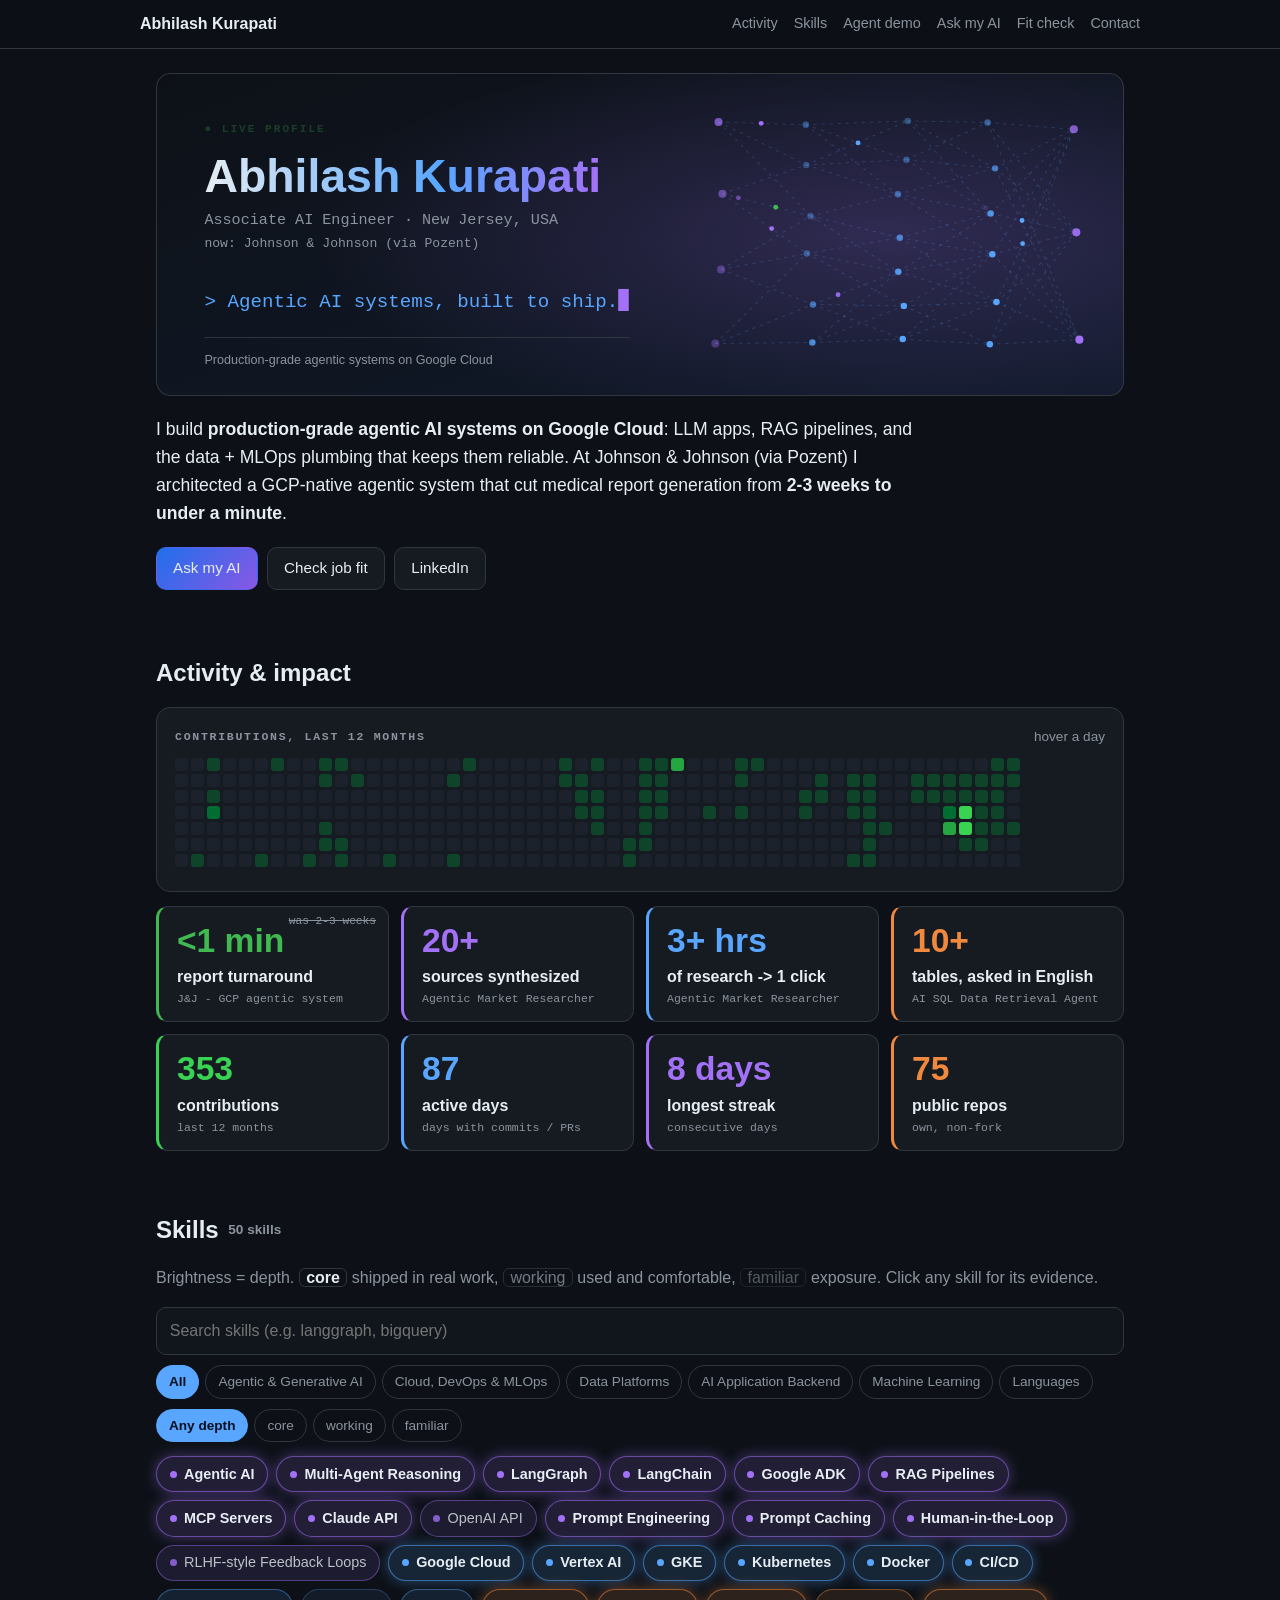
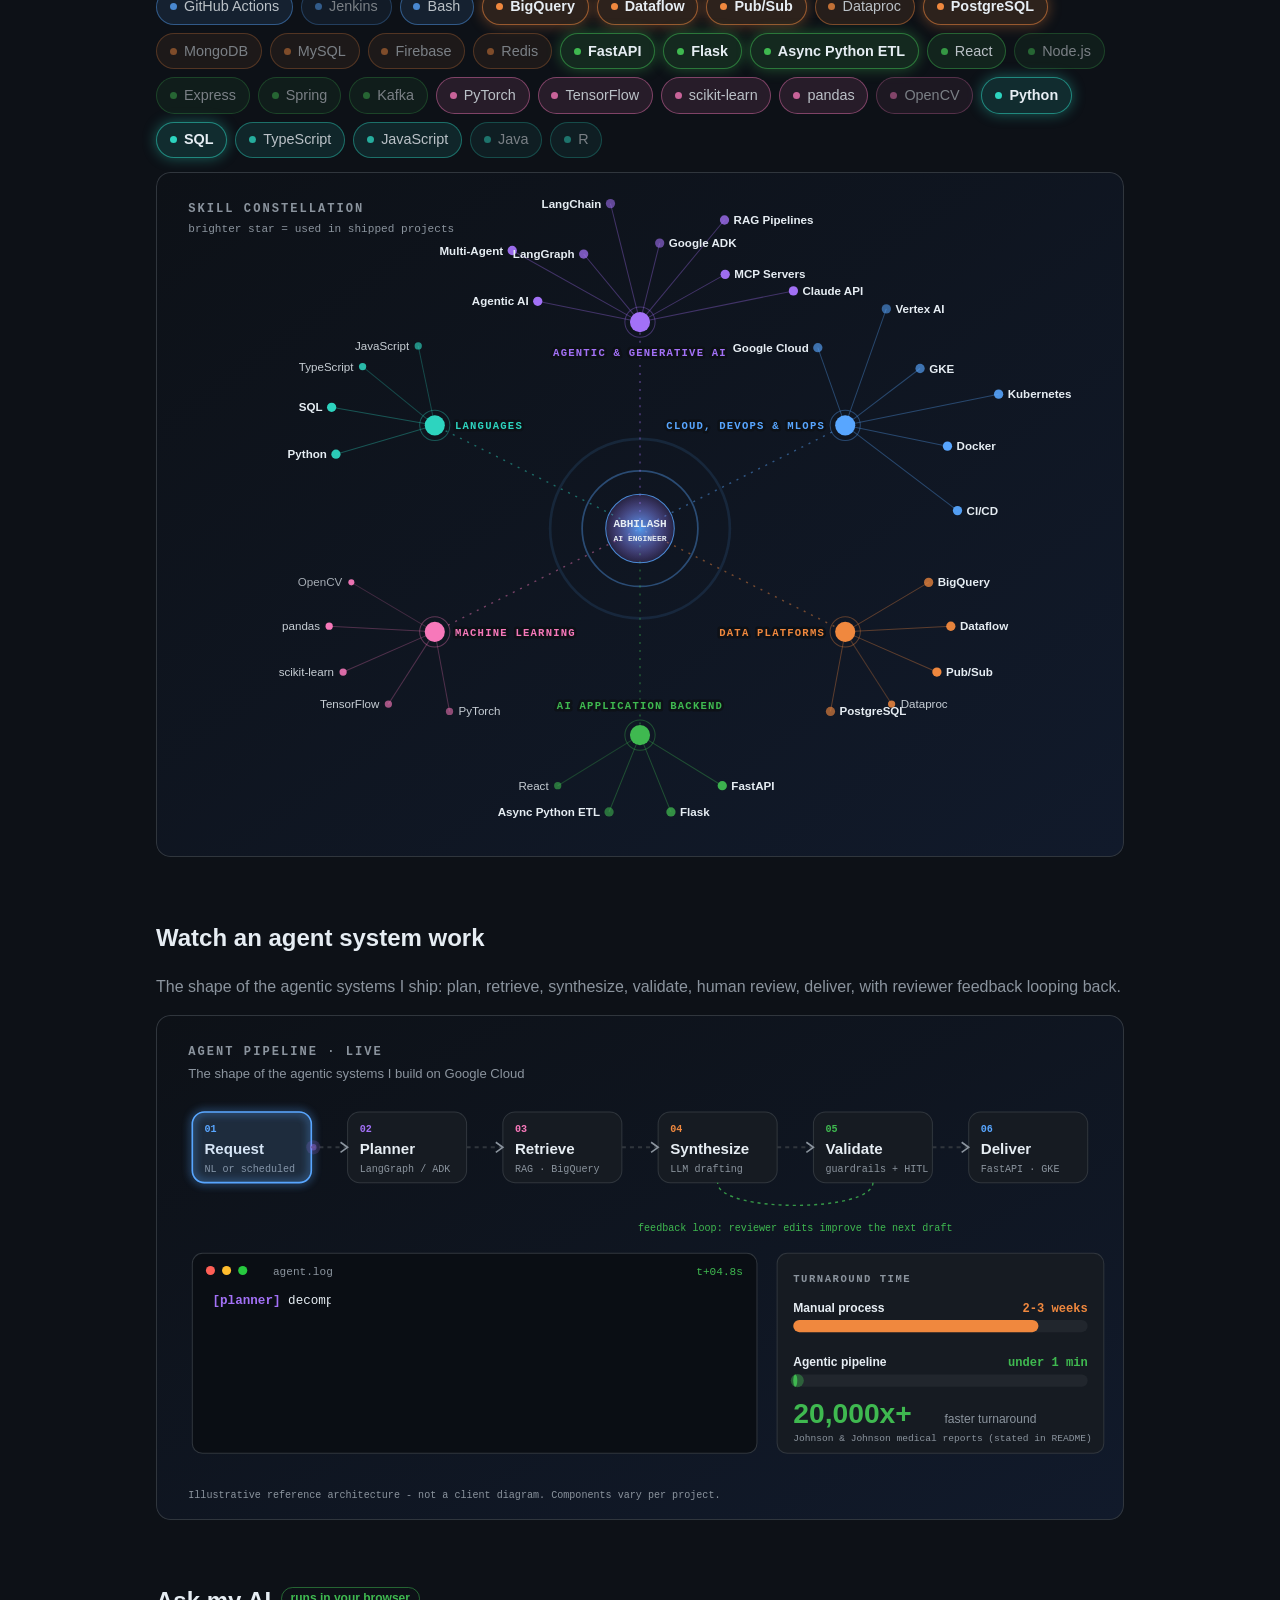
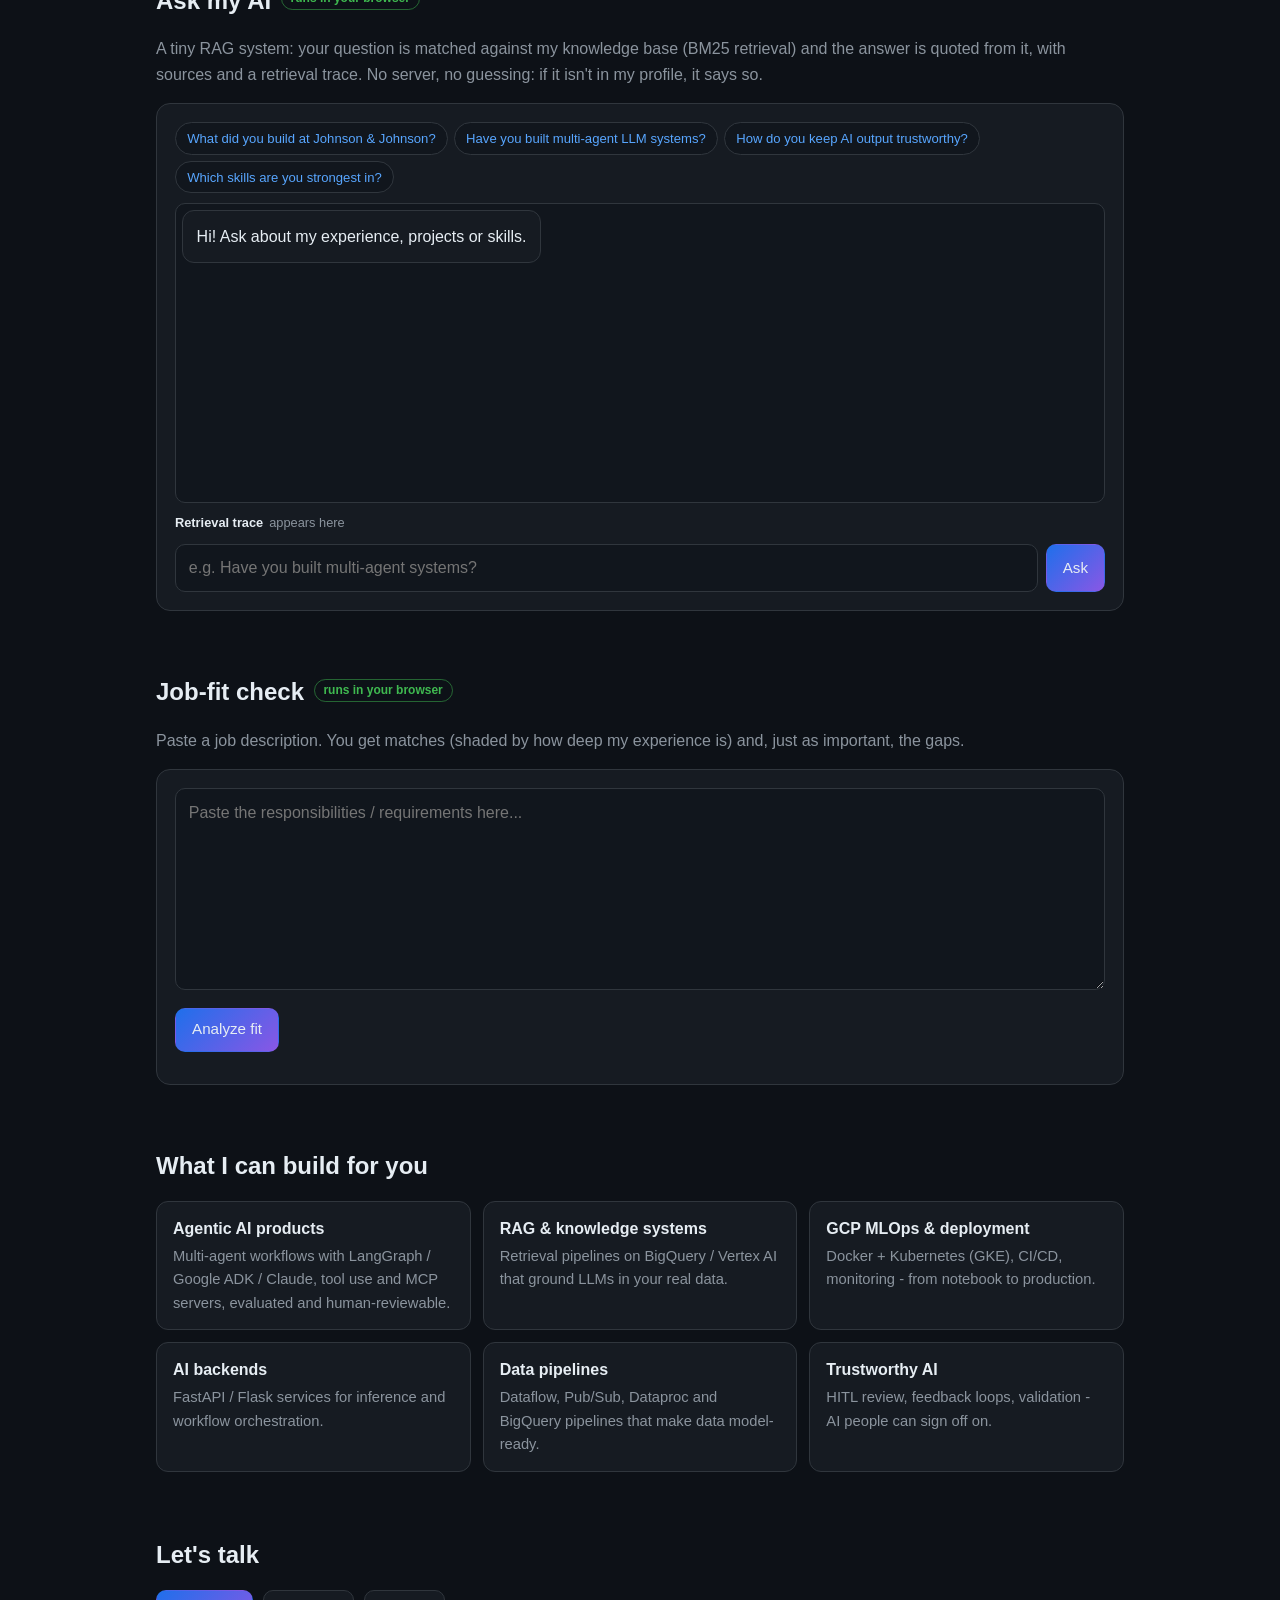
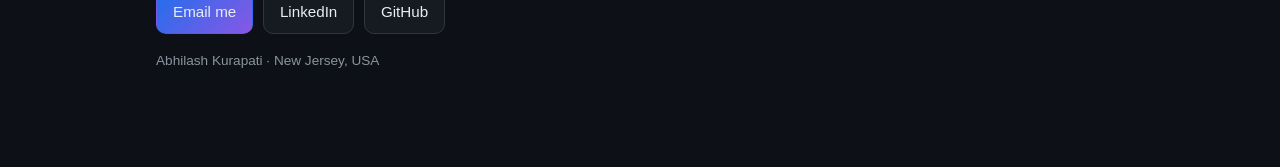
<file: docs/index.html>
<!doctype html>
<html lang="en">
<head>
<meta charset="utf-8">
<meta name="viewport" content="width=device-width, initial-scale=1">
<title>Abhilash Kurapati - Associate AI Engineer</title>
<meta name="description" content="Abhilash Kurapati: Associate AI Engineer building production-grade agentic AI systems on Google Cloud. Live contributions, skills, and an AI you can interrogate.">
<meta property="og:title" content="Abhilash Kurapati - Associate AI Engineer">
<meta property="og:description" content="Agentic AI systems on Google Cloud. Ask my profile anything.">
<link rel="icon" href="data:image/svg+xml,%3Csvg xmlns='http://www.w3.org/2000/svg' viewBox='0 0 32 32'%3E%3Crect width='32' height='32' rx='8' fill='%230d1117'/%3E%3Ccircle cx='10' cy='11' r='3' fill='%23a371f7'/%3E%3Ccircle cx='22' cy='9' r='3' fill='%2358a6ff'/%3E%3Ccircle cx='16' cy='23' r='3' fill='%233fb950'/%3E%3Cpath d='M10 11L22 9L16 23Z' stroke='%2358a6ff' fill='none'/%3E%3C/svg%3E">
<link rel="stylesheet" href="style.css">
</head>
<body>
<header class="nav">
  <a class="brand" href="#top">Abhilash Kurapati</a>
  <nav>
    <a href="#activity">Activity</a><a href="#skills">Skills</a><a href="#system">Agent demo</a><a href="#ask">Ask my AI</a><a href="#fit">Fit check</a><a href="#contact">Contact</a>
  </nav>
</header>

<main id="top">
  <section class="hero">
    <img src="assets/hero.svg" alt="Abhilash Kurapati - Associate AI Engineer. Animated neural network banner." width="960" height="320">
    <p class="lead">I build <b>production-grade agentic AI systems on Google Cloud</b>: LLM apps, RAG pipelines, and the data + MLOps plumbing that keeps them reliable. At Johnson &amp; Johnson (via Pozent) I architected a GCP-native agentic system that cut medical report generation from <b>2-3 weeks to under a minute</b>.</p>
    <p class="cta"><a class="btn primary" href="#ask">Ask my AI</a><a class="btn" href="#fit">Check job fit</a><a class="btn" href="https://www.linkedin.com/in/kurapati-abhilash/" target="_blank" rel="noopener">LinkedIn</a></p>
  </section>

  <section id="activity">
    <h2>Activity &amp; impact</h2>
    <div class="card">
      <div class="card-h"><span class="eyebrow">CONTRIBUTIONS, LAST 12 MONTHS</span><span class="muted small">hover a day</span></div>
      <div id="heatmap" class="heatmap" aria-label="Contribution heatmap"></div>
      <noscript><img src="assets/contributions.svg" alt="Contribution graph" style="width:100%"></noscript>
    </div>
    <div class="tiles"><div class="tile" style="--c:#3fb950"><s class="was">was 2-3 weeks</s><div class="big">&lt;1 min</div><div class="lbl">report turnaround</div><div class="cap">J&amp;J - GCP agentic system</div></div><div class="tile" style="--c:#a371f7"><div class="big" data-count="20" data-suffix="+">20+</div><div class="lbl">sources synthesized</div><div class="cap">Agentic Market Researcher</div></div><div class="tile" style="--c:#58a6ff"><div class="big" data-count="3" data-suffix="+ hrs">3+ hrs</div><div class="lbl">of research -&gt; 1 click</div><div class="cap">Agentic Market Researcher</div></div><div class="tile" style="--c:#f0883e"><div class="big" data-count="10" data-suffix="+">10+</div><div class="lbl">tables, asked in English</div><div class="cap">AI SQL Data Retrieval Agent</div></div></div>
    <div class="tiles"><div class="tile" style="--c:#39d353"><div class="big" data-count="353" data-suffix="">353</div><div class="lbl">contributions</div><div class="cap">last 12 months</div></div><div class="tile" style="--c:#58a6ff"><div class="big" data-count="87" data-suffix="">87</div><div class="lbl">active days</div><div class="cap">days with commits / PRs</div></div><div class="tile" style="--c:#a371f7"><div class="big" data-count="8" data-suffix=" days">8 days</div><div class="lbl">longest streak</div><div class="cap">consecutive days</div></div><div class="tile" style="--c:#f0883e"><div class="big" data-count="75" data-suffix="">75</div><div class="lbl">public repos</div><div class="cap">own, non-fork</div></div></div>
  </section>

  <section id="skills">
    <h2>Skills <span class="muted small" id="skill-count"></span></h2>
    <p class="muted">Brightness = depth. <span class="lg lv-core">core</span> shipped in real work, <span class="lg lv-working">working</span> used and comfortable, <span class="lg lv-familiar">familiar</span> exposure. Click any skill for its evidence.</p>
    <div class="controls">
      <input id="skill-search" type="search" placeholder="Search skills (e.g. langgraph, bigquery)" aria-label="Search skills">
      <div id="cat-filter" class="pills"></div>
      <div id="level-filter" class="pills"></div>
    </div>
    <div id="skill-grid" class="chips"></div>
    <div id="skill-detail" class="card detail" hidden></div>
    <div class="card art"><img src="assets/skill-constellation.svg" alt="Skill constellation graph" loading="lazy"></div>
  </section>

  <section id="system">
    <h2>Watch an agent system work</h2>
    <p class="muted">The shape of the agentic systems I ship: plan, retrieve, synthesize, validate, human review, deliver, with reviewer feedback looping back.</p>
    <div class="card art"><img src="assets/agent-pipeline.svg" alt="Animated agent pipeline" loading="lazy"></div>
  </section>

  <section id="ask">
    <h2>Ask my AI <span class="tag live">runs in your browser</span></h2>
    <p class="muted">A tiny RAG system: your question is matched against my knowledge base (BM25 retrieval) and the answer is quoted from it, with sources and a retrieval trace. No server, no guessing: if it isn't in my profile, it says so.</p>
    <div class="card chat">
      <div class="suggest"><button type="button">What did you build at Johnson &amp; Johnson?</button><button type="button">Have you built multi-agent LLM systems?</button><button type="button">How do you keep AI output trustworthy?</button><button type="button">Which skills are you strongest in?</button></div>
      <div id="chat-log" class="log" aria-live="polite"><div class="msg bot"><p>Hi! Ask about my experience, projects or skills.</p></div></div>
      <div id="trace" class="trace"><b>Retrieval trace</b> <span class="muted">appears here</span></div>
      <form id="ask-form"><input id="ask-input" type="text" placeholder="e.g. Have you built multi-agent systems?" autocomplete="off" aria-label="Your question"><button class="btn primary" type="submit">Ask</button></form>
    </div>
  </section>

  <section id="fit">
    <h2>Job-fit check <span class="tag live">runs in your browser</span></h2>
    <p class="muted">Paste a job description. You get matches (shaded by how deep my experience is) and, just as important, the gaps.</p>
    <div class="card">
      <textarea id="fit-text" rows="7" placeholder="Paste the responsibilities / requirements here..." aria-label="Job description"></textarea>
      <button id="fit-run" class="btn primary" type="button">Analyze fit</button>
      <div id="fit-out" class="fit-out" aria-live="polite"></div>
    </div>
  </section>

  <section id="offer">
    <h2>What I can build for you</h2>
    <ul class="offers"><li><b>Agentic AI products</b><span>Multi-agent workflows with LangGraph / Google ADK / Claude, tool use and MCP servers, evaluated and human-reviewable.</span></li><li><b>RAG &amp; knowledge systems</b><span>Retrieval pipelines on BigQuery / Vertex AI that ground LLMs in your real data.</span></li><li><b>GCP MLOps &amp; deployment</b><span>Docker + Kubernetes (GKE), CI/CD, monitoring - from notebook to production.</span></li><li><b>AI backends</b><span>FastAPI / Flask services for inference and workflow orchestration.</span></li><li><b>Data pipelines</b><span>Dataflow, Pub/Sub, Dataproc and BigQuery pipelines that make data model-ready.</span></li><li><b>Trustworthy AI</b><span>HITL review, feedback loops, validation - AI people can sign off on.</span></li></ul>
  </section>

  <section id="contact">
    <h2>Let's talk</h2>
    <p class="cta"><a class="btn primary" href="mailto:abhilash.kurapati1301@gmail.com">Email me</a><a class="btn" href="https://www.linkedin.com/in/kurapati-abhilash/" target="_blank" rel="noopener">LinkedIn</a><a class="btn" href="https://github.com/akurapati1" target="_blank" rel="noopener">GitHub</a></p>
    <p class="muted small">Abhilash Kurapati · New Jersey, USA</p>
  </section>
</main>
<div id="tip" class="tip" hidden></div>
<script type="application/json" id="data">{"repo":"akurapati1/akurapati1","email":"abhilash.kurapati1301@gmail.com","categories":[{"id":"ai","name":"Agentic & Generative AI","color":"#a371f7","skills":[{"name":"Agentic AI","level":"core","graph":true},{"name":"Multi-Agent Reasoning","short":"Multi-Agent","level":"core","graph":true},{"name":"LangGraph","level":"core","graph":true,"logo":""},{"name":"LangChain","level":"core","graph":true,"logo":"langchain"},{"name":"Google ADK","level":"core","graph":true,"logo":"google"},{"name":"RAG Pipelines","level":"core","graph":true},{"name":"MCP Servers","level":"core","graph":true},{"name":"Claude API","level":"core","graph":true,"logo":"anthropic"},{"name":"OpenAI API","level":"working"},{"name":"Prompt Engineering","level":"core"},{"name":"Prompt Caching","level":"core"},{"name":"Human-in-the-Loop","level":"core"},{"name":"RLHF-style Feedback Loops","level":"working"}]},{"id":"cloud","name":"Cloud, DevOps & MLOps","color":"#58a6ff","skills":[{"name":"Google Cloud","level":"core","graph":true,"logo":"googlecloud"},{"name":"Vertex AI","level":"core","graph":true,"logo":"googlecloud"},{"name":"GKE","level":"core","graph":true,"logo":"googlecloud"},{"name":"Kubernetes","level":"core","graph":true,"logo":"kubernetes"},{"name":"Docker","level":"core","graph":true,"logo":"docker"},{"name":"CI/CD","level":"core","graph":true},{"name":"GitHub Actions","level":"working","logo":"githubactions"},{"name":"Jenkins","level":"familiar","logo":"jenkins"},{"name":"Bash","level":"working","logo":"gnubash"}]},{"id":"data","name":"Data Platforms","color":"#f0883e","skills":[{"name":"BigQuery","level":"core","graph":true,"logo":"googlebigquery"},{"name":"Dataflow","level":"core","graph":true,"logo":"googlecloud"},{"name":"Pub/Sub","level":"core","graph":true,"logo":"googlecloud"},{"name":"Dataproc","level":"working","graph":true,"logo":"googlecloud"},{"name":"PostgreSQL","level":"core","graph":true,"logo":"postgresql"},{"name":"MongoDB","level":"familiar","logo":"mongodb"},{"name":"MySQL","level":"familiar","logo":"mysql"},{"name":"Firebase","level":"familiar","logo":"firebase"},{"name":"Redis","level":"familiar","logo":"redis"}]},{"id":"backend","name":"AI Application Backend","color":"#3fb950","skills":[{"name":"FastAPI","level":"core","graph":true,"logo":"fastapi"},{"name":"Flask","level":"core","graph":true,"logo":"flask"},{"name":"Async Python ETL","level":"core","graph":true},{"name":"React","level":"working","graph":true,"logo":"react"},{"name":"Node.js","level":"familiar","logo":"nodedotjs"},{"name":"Express","level":"familiar","logo":"express"},{"name":"Spring","level":"familiar","logo":"spring"},{"name":"Kafka","level":"familiar","logo":"apachekafka"}]},{"id":"ml","name":"Machine Learning","color":"#f778ba","skills":[{"name":"PyTorch","level":"working","graph":true,"logo":"pytorch"},{"name":"TensorFlow","level":"working","graph":true,"logo":"tensorflow"},{"name":"scikit-learn","level":"working","graph":true,"logo":"scikitlearn"},{"name":"pandas","level":"working","graph":true,"logo":"pandas"},{"name":"OpenCV","level":"familiar","graph":true,"logo":"opencv"}]},{"id":"lang","name":"Languages","color":"#2dd4bf","skills":[{"name":"Python","level":"core","graph":true,"logo":"python"},{"name":"SQL","level":"core","graph":true,"logo":"postgresql"},{"name":"TypeScript","level":"working","graph":true,"logo":"typescript"},{"name":"JavaScript","level":"working","graph":true,"logo":"javascript"},{"name":"Java","level":"familiar","logo":"openjdk"},{"name":"R","level":"familiar","logo":"r"}]}],"chunks":[{"title":"Summary","kind":"summary","lines":["AI Engineer based in New Jersey, USA (originally from India).","Builds production-grade agentic AI systems on Google Cloud: LLM-powered apps, RAG pipelines, and the data + MLOps infrastructure that keeps them reliable at scale.","Current role: Associate AI Engineer on enterprise AI for Johnson & Johnson, via Pozent."]},{"title":"Experience \u203a Associate AI Engineer - Johnson & Johnson (via Pozent)","kind":"experience","lines":["Architected a GCP-native agentic system for medical report generation.","Cut report turnaround from 2-3 weeks to under a minute.","Stack and practices: Google Cloud, Vertex AI, GKE, Docker, Kubernetes, CI/CD, BigQuery, Dataflow, Pub/Sub, Dataproc, FastAPI/Flask microservices, human-in-the-loop review, RLHF-inspired feedback loops, validation and monitoring."]},{"title":"Projects \u203a Agentic Market Researcher","kind":"project","lines":["Agentic AI research platform that synthesizes 20+ news, SEC/EDGAR and Reddit sources through async Python ETL.","Orchestrates Claude Haiku and Sonnet agents with prompt caching and weighted ranking.","Turns 3+ hours of manual research into one-click insights.","Tech: Claude API, multi-agent reasoning, prompt caching, FastAPI."]},{"title":"Projects \u203a AI SQL Data Retrieval Agent","kind":"project","lines":["LLM-powered SQL agent that converts natural-language prompts into context-aware queries across 10+ PostgreSQL tables.","3-stage LangChain workflow (generation, execution, formatting) with a React visualization interface.","Tech: LangChain, OpenAI, PostgreSQL, React."]},{"title":"Focus areas \u203a Agentic and generative AI","kind":"focus","lines":["Agentic and generative AI: LangChain, LangGraph, Google ADK, RAG, prompt engineering, MCP servers, multi-agent reasoning."]},{"title":"Focus areas \u203a GCP MLOps and deployment","kind":"focus","lines":["GCP MLOps and deployment: Vertex AI, GKE, Docker, Kubernetes, CI/CD, model-ready pipelines on BigQuery, Dataflow, Pub/Sub and Dataproc."]},{"title":"Focus areas \u203a AI application backend","kind":"focus","lines":["AI application backend: FastAPI and Flask microservices for inference and workflow orchestration."]},{"title":"Focus areas \u203a Trustworthy AI","kind":"focus","lines":["Trustworthy AI: human-in-the-loop review, RLHF-inspired feedback loops, validation and monitoring."]},{"title":"Contact","kind":"contact","lines":["Email: abhilash.kurapati1301@gmail.com","LinkedIn: https://www.linkedin.com/in/kurapati-abhilash/"]},{"title":"Skills \u203a Agentic & Generative AI","kind":"skills","lines":["core: Agentic AI, Multi-Agent Reasoning, LangGraph, LangChain, Google ADK, RAG Pipelines, MCP Servers, Claude API, Prompt Engineering, Prompt Caching, Human-in-the-Loop","working: OpenAI API, RLHF-style Feedback Loops"]},{"title":"Skills \u203a Cloud, DevOps & MLOps","kind":"skills","lines":["core: Google Cloud, Vertex AI, GKE, Kubernetes, Docker, CI/CD","working: GitHub Actions, Bash","familiar: Jenkins"]},{"title":"Skills \u203a Data Platforms","kind":"skills","lines":["core: BigQuery, Dataflow, Pub/Sub, PostgreSQL","working: Dataproc","familiar: MongoDB, MySQL, Firebase, Redis"]},{"title":"Skills \u203a AI Application Backend","kind":"skills","lines":["core: FastAPI, Flask, Async Python ETL","working: React","familiar: Node.js, Express, Spring, Kafka"]},{"title":"Skills \u203a Machine Learning","kind":"skills","lines":["working: PyTorch, TensorFlow, scikit-learn, pandas","familiar: OpenCV"]},{"title":"Skills \u203a Languages","kind":"skills","lines":["core: Python, SQL","working: TypeScript, JavaScript","familiar: Java, R"]},{"title":"What I can build \u203a Agentic AI products","kind":"offer","lines":["Multi-agent workflows with LangGraph / Google ADK / Claude, tool use and MCP servers, evaluated and human-reviewable."]},{"title":"What I can build \u203a RAG & knowledge systems","kind":"offer","lines":["Retrieval pipelines on BigQuery / Vertex AI that ground LLMs in your real data."]},{"title":"What I can build \u203a GCP MLOps & deployment","kind":"offer","lines":["Docker + Kubernetes (GKE), CI/CD, monitoring - from notebook to production."]},{"title":"What I can build \u203a AI backends","kind":"offer","lines":["FastAPI / Flask services for inference and workflow orchestration."]},{"title":"What I can build \u203a Data pipelines","kind":"offer","lines":["Dataflow, Pub/Sub, Dataproc and BigQuery pipelines that make data model-ready."]},{"title":"What I can build \u203a Trustworthy AI","kind":"offer","lines":["HITL review, feedback loops, validation - AI people can sign off on."]}],"stats":{"weeks":[[["2025-11-23",0,0,0],["2025-11-24",0,0,1],["2025-11-25",0,0,2],["2025-11-26",0,0,3],["2025-11-27",0,0,4],["2025-11-28",0,0,5],["2025-11-29",0,0,6]],[["2025-11-30",0,0,0],["2025-12-01",0,0,1],["2025-12-02",0,0,2],["2025-12-03",0,0,3],["2025-12-04",0,0,4],["2025-12-05",0,0,5],["2025-12-06",3,1,6]],[["2025-12-07",4,1,0],["2025-12-08",0,0,1],["2025-12-09",5,1,2],["2025-12-10",11,2,3],["2025-12-11",0,0,4],["2025-12-12",0,0,5],["2025-12-13",0,0,6]],[["2025-12-14",0,0,0],["2025-12-15",0,0,1],["2025-12-16",0,0,2],["2025-12-17",0,0,3],["2025-12-18",0,0,4],["2025-12-19",0,0,5],["2025-12-20",0,0,6]],[["2025-12-21",0,0,0],["2025-12-22",0,0,1],["2025-12-23",0,0,2],["2025-12-24",0,0,3],["2025-12-25",0,0,4],["2025-12-26",0,0,5],["2025-12-27",0,0,6]],[["2025-12-28",0,0,0],["2025-12-29",0,0,1],["2025-12-30",0,0,2],["2025-12-31",0,0,3],["2026-01-01",0,0,4],["2026-01-02",0,0,5],["2026-01-03",3,1,6]],[["2026-01-04",1,1,0],["2026-01-05",0,0,1],["2026-01-06",0,0,2],["2026-01-07",0,0,3],["2026-01-08",0,0,4],["2026-01-09",0,0,5],["2026-01-10",0,0,6]],[["2026-01-11",0,0,0],["2026-01-12",0,0,1],["2026-01-13",0,0,2],["2026-01-14",0,0,3],["2026-01-15",0,0,4],["2026-01-16",0,0,5],["2026-01-17",0,0,6]],[["2026-01-18",0,0,0],["2026-01-19",0,0,1],["2026-01-20",0,0,2],["2026-01-21",0,0,3],["2026-01-22",0,0,4],["2026-01-23",0,0,5],["2026-01-24",6,1,6]],[["2026-01-25",5,1,0],["2026-01-26",1,1,1],["2026-01-27",0,0,2],["2026-01-28",0,0,3],["2026-01-29",1,1,4],["2026-01-30",2,1,5],["2026-01-31",0,0,6]],[["2026-02-01",1,1,0],["2026-02-02",0,0,1],["2026-02-03",0,0,2],["2026-02-04",0,0,3],["2026-02-05",0,0,4],["2026-02-06",1,1,5],["2026-02-07",1,1,6]],[["2026-02-08",0,0,0],["2026-02-09",2,1,1],["2026-02-10",0,0,2],["2026-02-11",0,0,3],["2026-02-12",0,0,4],["2026-02-13",0,0,5],["2026-02-14",0,0,6]],[["2026-02-15",0,0,0],["2026-02-16",0,0,1],["2026-02-17",0,0,2],["2026-02-18",0,0,3],["2026-02-19",0,0,4],["2026-02-20",0,0,5],["2026-02-21",0,0,6]],[["2026-02-22",0,0,0],["2026-02-23",0,0,1],["2026-02-24",0,0,2],["2026-02-25",0,0,3],["2026-02-26",0,0,4],["2026-02-27",0,0,5],["2026-02-28",4,1,6]],[["2026-03-01",0,0,0],["2026-03-02",0,0,1],["2026-03-03",0,0,2],["2026-03-04",0,0,3],["2026-03-05",0,0,4],["2026-03-06",0,0,5],["2026-03-07",0,0,6]],[["2026-03-08",0,0,0],["2026-03-09",0,0,1],["2026-03-10",0,0,2],["2026-03-11",0,0,3],["2026-03-12",0,0,4],["2026-03-13",0,0,5],["2026-03-14",0,0,6]],[["2026-03-15",0,0,0],["2026-03-16",0,0,1],["2026-03-17",0,0,2],["2026-03-18",0,0,3],["2026-03-19",0,0,4],["2026-03-20",0,0,5],["2026-03-21",0,0,6]],[["2026-03-22",0,0,0],["2026-03-23",7,1,1],["2026-03-24",0,0,2],["2026-03-25",0,0,3],["2026-03-26",0,0,4],["2026-03-27",0,0,5],["2026-03-28",1,1,6]],[["2026-03-29",4,1,0],["2026-03-30",0,0,1],["2026-03-31",0,0,2],["2026-04-01",0,0,3],["2026-04-02",0,0,4],["2026-04-03",0,0,5],["2026-04-04",0,0,6]],[["2026-04-05",0,0,0],["2026-04-06",0,0,1],["2026-04-07",0,0,2],["2026-04-08",0,0,3],["2026-04-09",0,0,4],["2026-04-10",0,0,5],["2026-04-11",0,0,6]],[["2026-04-12",0,0,0],["2026-04-13",0,0,1],["2026-04-14",0,0,2],["2026-04-15",0,0,3],["2026-04-16",0,0,4],["2026-04-17",0,0,5],["2026-04-18",0,0,6]],[["2026-04-19",0,0,0],["2026-04-20",0,0,1],["2026-04-21",0,0,2],["2026-04-22",0,0,3],["2026-04-23",0,0,4],["2026-04-24",0,0,5],["2026-04-25",0,0,6]],[["2026-04-26",0,0,0],["2026-04-27",0,0,1],["2026-04-28",0,0,2],["2026-04-29",0,0,3],["2026-04-30",0,0,4],["2026-05-01",0,0,5],["2026-05-02",0,0,6]],[["2026-05-03",0,0,0],["2026-05-04",0,0,1],["2026-05-05",0,0,2],["2026-05-06",0,0,3],["2026-05-07",0,0,4],["2026-05-08",0,0,5],["2026-05-09",0,0,6]],[["2026-05-10",6,1,0],["2026-05-11",1,1,1],["2026-05-12",0,0,2],["2026-05-13",0,0,3],["2026-05-14",0,0,4],["2026-05-15",0,0,5],["2026-05-16",0,0,6]],[["2026-05-17",0,0,0],["2026-05-18",7,1,1],["2026-05-19",5,1,2],["2026-05-20",7,1,3],["2026-05-21",0,0,4],["2026-05-22",0,0,5],["2026-05-23",0,0,6]],[["2026-05-24",3,1,0],["2026-05-25",0,0,1],["2026-05-26",5,1,2],["2026-05-27",3,1,3],["2026-05-28",1,1,4],["2026-05-29",0,0,5],["2026-05-30",0,0,6]],[["2026-05-31",0,0,0],["2026-06-01",0,0,1],["2026-06-02",0,0,2],["2026-06-03",0,0,3],["2026-06-04",0,0,4],["2026-06-05",0,0,5],["2026-06-06",0,0,6]],[["2026-06-07",0,0,0],["2026-06-08",0,0,1],["2026-06-09",0,0,2],["2026-06-10",0,0,3],["2026-06-11",0,0,4],["2026-06-12",2,1,5],["2026-06-13",1,1,6]],[["2026-06-14",3,1,0],["2026-06-15",5,1,1],["2026-06-16",1,1,2],["2026-06-17",4,1,3],["2026-06-18",4,1,4],["2026-06-19",1,1,5],["2026-06-20",0,0,6]],[["2026-06-21",3,1,0],["2026-06-22",1,1,1],["2026-06-23",3,1,2],["2026-06-24",1,1,3],["2026-06-25",0,0,4],["2026-06-26",0,0,5],["2026-06-27",0,0,6]],[["2026-06-28",16,3,0],["2026-06-29",0,0,1],["2026-06-30",0,0,2],["2026-07-01",0,0,3],["2026-07-02",0,0,4],["2026-07-03",0,0,5],["2026-07-04",0,0,6]],[["2026-07-05",0,0,0],["2026-07-06",0,0,1],["2026-07-07",0,0,2],["2026-07-08",0,0,3],["2026-07-09",0,0,4],["2026-07-10",0,0,5],["2026-07-11",0,0,6]],[["2026-07-12",0,0,0],["2026-07-13",0,0,1],["2026-07-14",0,0,2],["2026-07-15",1,1,3],["2026-07-16",0,0,4],["2026-07-17",0,0,5],["2026-07-18",0,0,6]],[["2026-07-19",0,0,0],["2026-07-20",0,0,1],["2026-07-21",0,0,2],["2026-07-22",0,0,3],["2026-07-23",0,0,4],["2026-07-24",0,0,5],["2026-07-25",0,0,6]],[["2026-07-26",5,1,0],["2026-07-27",1,1,1],["2026-07-28",0,0,2],["2026-07-29",3,1,3],["2026-07-30",0,0,4],["2026-07-31",0,0,5],["2026-08-01",0,0,6]],[["2026-08-02",2,1,0],["2026-08-03",0,0,1],["2026-08-04",0,0,2],["2026-08-05",0,0,3],["2026-08-06",0,0,4],["2026-08-07",0,0,5],["2026-08-08",0,0,6]],[["2026-08-09",0,0,0],["2026-08-10",0,0,1],["2026-08-11",0,0,2],["2026-08-12",0,0,3],["2026-08-13",0,0,4],["2026-08-14",0,0,5],["2026-08-15",0,0,6]],[["2026-08-16",0,0,0],["2026-08-17",0,0,1],["2026-08-18",0,0,2],["2026-08-19",0,0,3],["2026-08-20",0,0,4],["2026-08-21",0,0,5],["2026-08-22",0,0,6]],[["2026-08-23",0,0,0],["2026-08-24",0,0,1],["2026-08-25",3,1,2],["2026-08-26",1,1,3],["2026-08-27",0,0,4],["2026-08-28",0,0,5],["2026-08-29",0,0,6]],[["2026-08-30",0,0,0],["2026-08-31",1,1,1],["2026-09-01",1,1,2],["2026-09-02",0,0,3],["2026-09-03",0,0,4],["2026-09-04",0,0,5],["2026-09-05",0,0,6]],[["2026-09-06",0,0,0],["2026-09-07",0,0,1],["2026-09-08",0,0,2],["2026-09-09",0,0,3],["2026-09-10",0,0,4],["2026-09-11",0,0,5],["2026-09-12",0,0,6]],[["2026-09-13",0,0,0],["2026-09-14",1,1,1],["2026-09-15",3,1,2],["2026-09-16",2,1,3],["2026-09-17",0,0,4],["2026-09-18",0,0,5],["2026-09-19",5,1,6]],[["2026-09-20",0,0,0],["2026-09-21",1,1,1],["2026-09-22",2,1,2],["2026-09-23",1,1,3],["2026-09-24",1,1,4],["2026-09-25",4,1,5],["2026-09-26",2,1,6]],[["2026-09-27",0,0,0],["2026-09-28",0,0,1],["2026-09-29",0,0,2],["2026-09-30",0,0,3],["2026-10-01",2,1,4],["2026-10-02",0,0,5],["2026-10-03",0,0,6]],[["2026-10-04",0,0,0],["2026-10-05",0,0,1],["2026-10-06",0,0,2],["2026-10-07",0,0,3],["2026-10-08",0,0,4],["2026-10-09",0,0,5],["2026-10-10",0,0,6]],[["2026-10-11",0,0,0],["2026-10-12",4,1,1],["2026-10-13",4,1,2],["2026-10-14",0,0,3],["2026-10-15",0,0,4],["2026-10-16",0,0,5],["2026-10-17",0,0,6]],[["2026-10-18",0,0,0],["2026-10-19",1,1,1],["2026-10-20",1,1,2],["2026-10-21",0,0,3],["2026-10-22",0,0,4],["2026-10-23",0,0,5],["2026-10-24",0,0,6]],[["2026-10-25",0,0,0],["2026-10-26",1,1,1],["2026-10-27",2,1,2],["2026-10-28",10,2,3],["2026-10-29",20,3,4],["2026-10-30",0,0,5],["2026-10-31",0,0,6]],[["2026-11-01",0,0,0],["2026-11-02",2,1,1],["2026-11-03",4,1,2],["2026-11-04",52,4,3],["2026-11-05",30,4,4],["2026-11-06",1,1,5],["2026-11-07",0,0,6]],[["2026-11-08",0,0,0],["2026-11-09",2,1,1],["2026-11-10",3,1,2],["2026-11-11",5,1,3],["2026-11-12",1,1,4],["2026-11-13",1,1,5],["2026-11-14",0,0,6]],[["2026-11-15",1,1,0],["2026-11-16",1,1,1],["2026-11-17",2,1,2],["2026-11-18",4,1,3],["2026-11-19",4,1,4],["2026-11-20",0,0,5],["2026-11-21",0,0,6]],[["2026-11-22",5,1,0],["2026-11-23",1,1,1],["2026-11-24",0,0,2],["2026-11-25",0,0,3],["2026-11-26",3,1,4],["2026-11-27",0,0,5],["2026-11-28",0,0,6]]],"summary":{"total":353,"active":87,"best":52,"longest":8,"current":0},"repos":75}}</script>
<script src="app.js" defer></script>
</body>
</html>
</file>
<file: docs/style.css>
:root{--bg:#0d1117;--panel:#161b22;--panel2:#11161d;--border:#30363d;--text:#e6edf3;--muted:#8b949e;--cyan:#58a6ff;--violet:#a371f7;--green:#3fb950;--orange:#f0883e}
*{box-sizing:border-box}
html{scroll-behavior:smooth;scroll-padding-top:70px}
body{margin:0;background:radial-gradient(1200px 600px at 80% -10%,#1a1440 0,transparent 60%),var(--bg);color:var(--text);font:16px/1.6 -apple-system,"Segoe UI",Helvetica,Arial,sans-serif}
a{color:var(--cyan)}
.muted{color:var(--muted)}.small{font-size:.85rem}
.nav{position:sticky;top:0;z-index:20;display:flex;gap:1rem;align-items:center;justify-content:space-between;padding:.7rem max(16px,calc((100vw - 1000px)/2));background:rgba(13,17,23,.85);backdrop-filter:blur(10px);border-bottom:1px solid var(--border)}
.brand{font-weight:800;color:var(--text);text-decoration:none;white-space:nowrap}
.nav nav{display:flex;gap:1rem;overflow-x:auto;scrollbar-width:none}
.nav nav a{color:var(--muted);text-decoration:none;font-size:.9rem;white-space:nowrap}.nav nav a:hover{color:var(--text)}
main{max-width:1000px;margin:0 auto;padding:0 16px 80px}
section{padding-top:48px}
h2{font-size:1.5rem;margin:0 0 .4rem;display:flex;gap:.6rem;align-items:center;flex-wrap:wrap}
h4{margin:1rem 0 .4rem;font-size:.9rem;color:var(--muted);font-weight:600}
.hero{padding-top:24px}
.hero img,.art img{width:100%;height:auto;display:block;border-radius:14px}
.lead{font-size:1.1rem;max-width:760px;margin:1.2rem 0}
.cta{display:flex;gap:.6rem;flex-wrap:wrap}
.btn{display:inline-block;padding:.55rem 1rem;border:1px solid var(--border);border-radius:10px;background:var(--panel);color:var(--text);text-decoration:none;font:inherit;font-size:.95rem;cursor:pointer;transition:transform .15s,border-color .15s}
.btn:hover{transform:translateY(-1px);border-color:var(--cyan)}
.btn.primary{background:linear-gradient(135deg,#1f6feb,#8957e5);border-color:transparent}
.card{background:var(--panel);border:1px solid var(--border);border-radius:14px;padding:18px;margin:14px 0}
.card.art{padding:0;background:none;border:0}
.card-h{display:flex;justify-content:space-between;align-items:center;margin-bottom:10px}
.eyebrow{font:700 .72rem ui-monospace,Menlo,monospace;letter-spacing:.15em;color:var(--muted)}
.heatmap{display:flex;gap:3px;overflow-x:auto;padding-bottom:6px}
.hm-col{display:flex;flex-direction:column;gap:3px}
.hm-cell{display:block;width:13px;height:13px;border-radius:3px;animation:pulse 14s ease-in-out infinite}
@keyframes pulse{0%,8%,100%{transform:scale(1)}3%{transform:scale(1.5)}}
.tiles{display:grid;grid-template-columns:repeat(auto-fit,minmax(200px,1fr));gap:12px;margin:12px 0}
.tile{position:relative;background:var(--panel);border:1px solid var(--border);border-left:3px solid var(--c);border-radius:12px;padding:16px 18px}
.tile .big{font-size:2.1rem;font-weight:800;color:var(--c);line-height:1.1}
.tile .lbl{font-weight:600;margin-top:.3rem}.tile .cap{color:var(--muted);font:.72rem ui-monospace,Menlo,monospace;margin-top:.15rem}
.was{position:absolute;right:12px;top:8px;color:var(--muted);font:.7rem ui-monospace,Menlo,monospace}
.controls{display:grid;gap:10px;margin:14px 0}
input[type=search],input[type=text],textarea{width:100%;padding:.65rem .8rem;border-radius:10px;border:1px solid var(--border);background:var(--panel2);color:var(--text);font:inherit}
input:focus,textarea:focus,button:focus-visible,a:focus-visible{outline:2px solid var(--cyan);outline-offset:2px}
.pills{display:flex;gap:6px;flex-wrap:wrap}
.pill{padding:.3rem .75rem;border-radius:99px;border:1px solid var(--border);background:transparent;color:var(--muted);font:inherit;font-size:.85rem;cursor:pointer}
.pill.on{background:var(--cyan);border-color:var(--cyan);color:#06101e;font-weight:600}
.chips{display:flex;flex-wrap:wrap;gap:8px}
.chip{--c:var(--cyan);display:inline-flex;align-items:center;gap:.45rem;padding:.35rem .8rem;border-radius:99px;border:1px solid color-mix(in srgb,var(--c) 55%,transparent);background:color-mix(in srgb,var(--c) 14%,var(--bg));color:var(--text);font:inherit;font-size:.9rem;cursor:pointer;transition:transform .12s}
.chip:hover{transform:translateY(-2px) scale(1.04)}
.chip .dot{width:7px;height:7px;border-radius:50%;background:var(--c)}
.chip.lv-core{font-weight:700;box-shadow:0 0 14px color-mix(in srgb,var(--c) 40%,transparent)}
.chip.lv-working{opacity:.8}.chip.lv-familiar{opacity:.5}
.chip.gap{border-color:#f85149;background:rgba(248,81,73,.1);cursor:default}
.lg{padding:0 .4rem;border-radius:6px;border:1px solid var(--border)}.lg.lv-core{color:var(--text);font-weight:700}.lg.lv-working{opacity:.8}.lg.lv-familiar{opacity:.55}
.detail .sd-head{display:flex;gap:.6rem;align-items:center}.detail ul{margin:.4rem 0 0;padding-left:1.2rem}
.tag{display:inline-block;padding:.05rem .55rem;border-radius:99px;border:1px solid var(--border);font-size:.75rem;color:var(--muted);margin:0 .25rem .25rem 0}
.tag.live{color:var(--green);border-color:rgba(63,185,80,.5)}
.tag.lv-core{color:var(--green)}.tag.lv-working{color:var(--cyan)}.tag.lv-familiar{color:var(--muted)}
.chat .suggest{display:flex;gap:6px;flex-wrap:wrap;margin-bottom:10px}
.suggest button{padding:.3rem .7rem;border-radius:99px;border:1px solid var(--border);background:var(--panel2);color:var(--cyan);font:inherit;font-size:.82rem;cursor:pointer}
.suggest button:hover{border-color:var(--cyan)}
.log{height:300px;overflow-y:auto;display:flex;flex-direction:column;gap:10px;padding:6px;background:var(--panel2);border:1px solid var(--border);border-radius:10px}
.msg{max-width:88%;padding:.6rem .85rem;border-radius:12px}.msg p{margin:.2rem 0}.msg ul{margin:.2rem 0;padding-left:1.1rem}
.msg.me{align-self:flex-end;background:#1f6feb;color:#fff}
.msg.bot{align-self:flex-start;background:var(--panel);border:1px solid var(--border)}
.typing{color:var(--muted);animation:blink 1s infinite}@keyframes blink{50%{opacity:.3}}
.deep{display:inline-block;margin-top:.4rem;font-size:.82rem}
.trace{margin:10px 0;font-size:.8rem;display:flex;gap:6px;flex-wrap:wrap;align-items:center}
.tr{padding:.05rem .5rem;border-radius:6px;background:var(--panel2);border:1px solid var(--border)}.tr em{color:var(--violet);font-style:normal}
#ask-form{display:flex;gap:8px}
textarea{resize:vertical;margin-bottom:10px}
.fit-out{margin-top:14px}
.verdict{font-size:1.2rem;padding:.5rem .8rem;border-radius:10px;border:1px solid var(--border);display:inline-block}
.v-strong{border-color:var(--green);color:var(--green)}.v-good{border-color:var(--cyan);color:var(--cyan)}.v-partial{border-color:var(--orange);color:var(--orange)}.v-weak{border-color:#f85149;color:#f85149}
.offers{list-style:none;padding:0;display:grid;grid-template-columns:repeat(auto-fit,minmax(280px,1fr));gap:12px}
.offers li{background:var(--panel);border:1px solid var(--border);border-radius:12px;padding:14px 16px;display:flex;flex-direction:column;gap:.2rem}
.offers span{color:var(--muted);font-size:.92rem}
.tip{position:absolute;z-index:50;background:#000;color:#fff;border:1px solid var(--border);padding:.2rem .5rem;border-radius:6px;font-size:.78rem;pointer-events:none}
@media (max-width:600px){.lead{font-size:1rem}.log{height:260px}.msg{max-width:96%}}
@media (prefers-reduced-motion:reduce){*{animation:none!important;transition:none!important}html{scroll-behavior:auto}}
</file>
